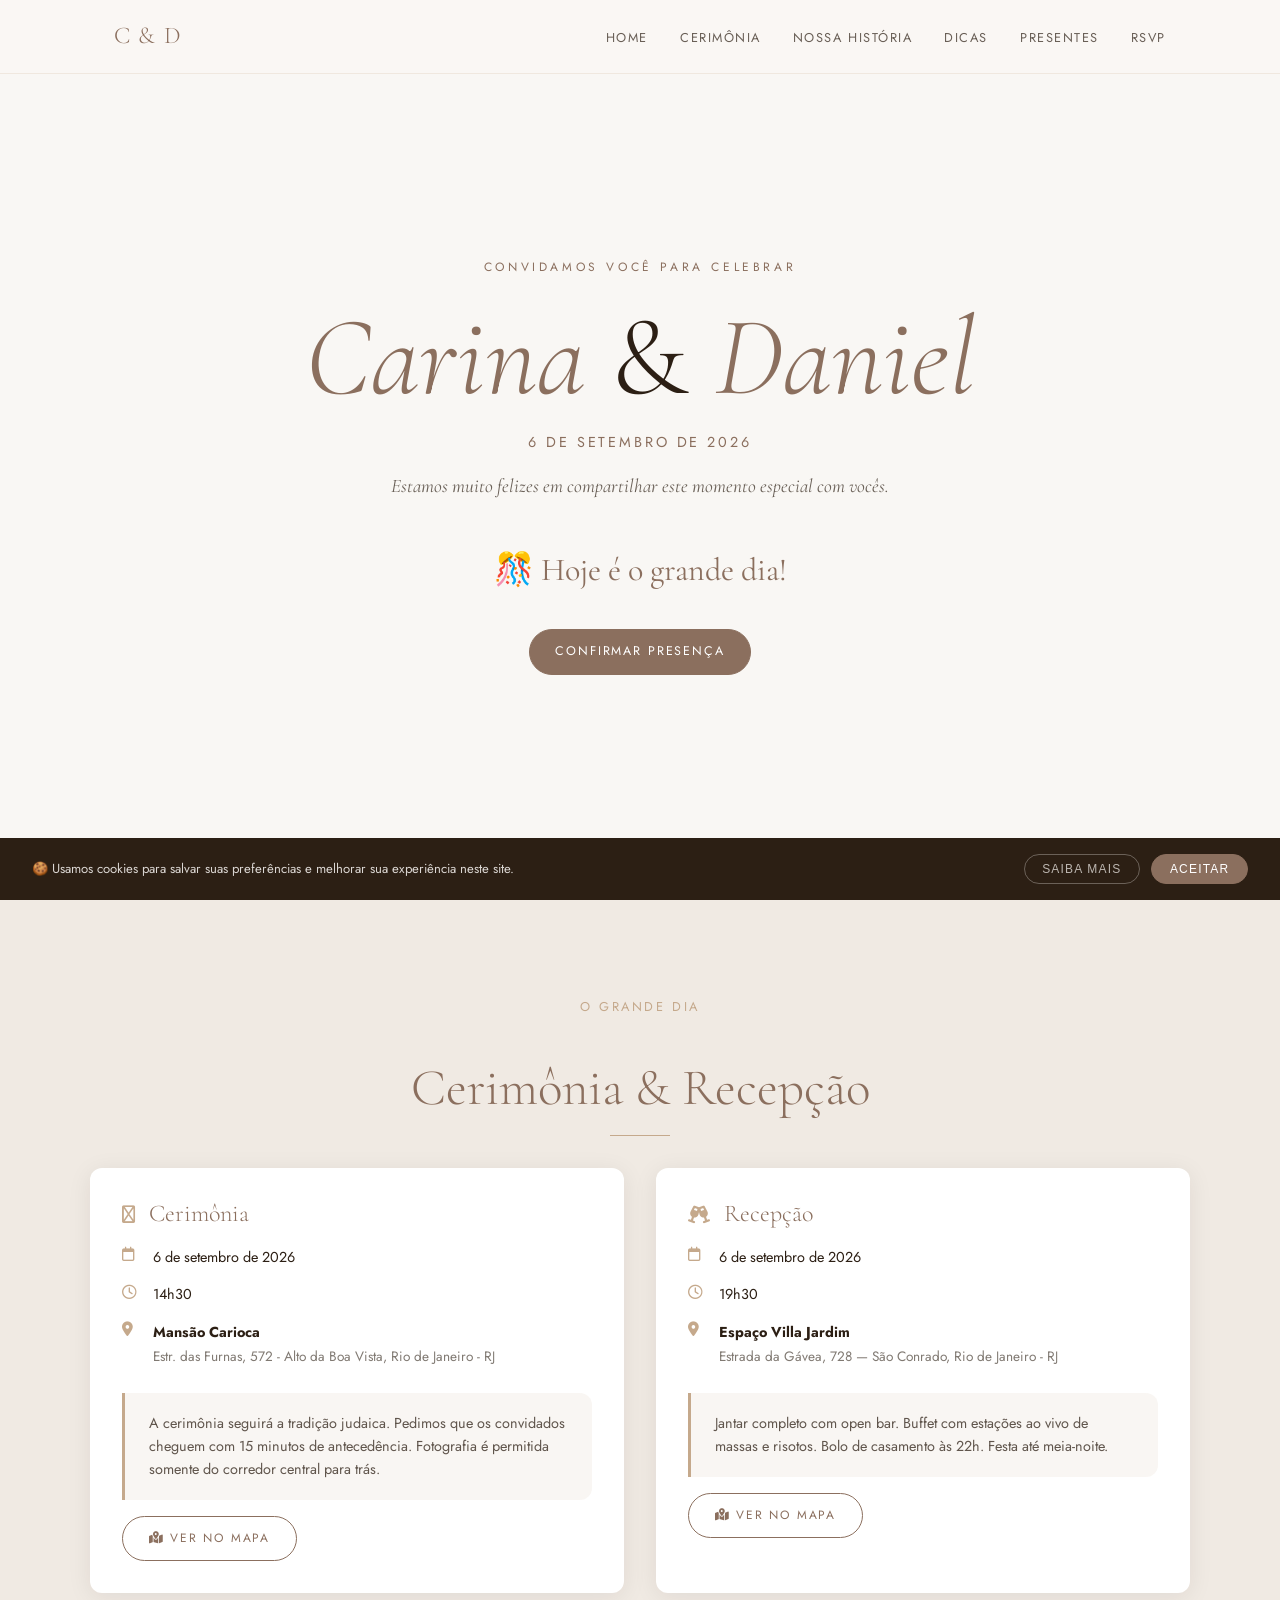
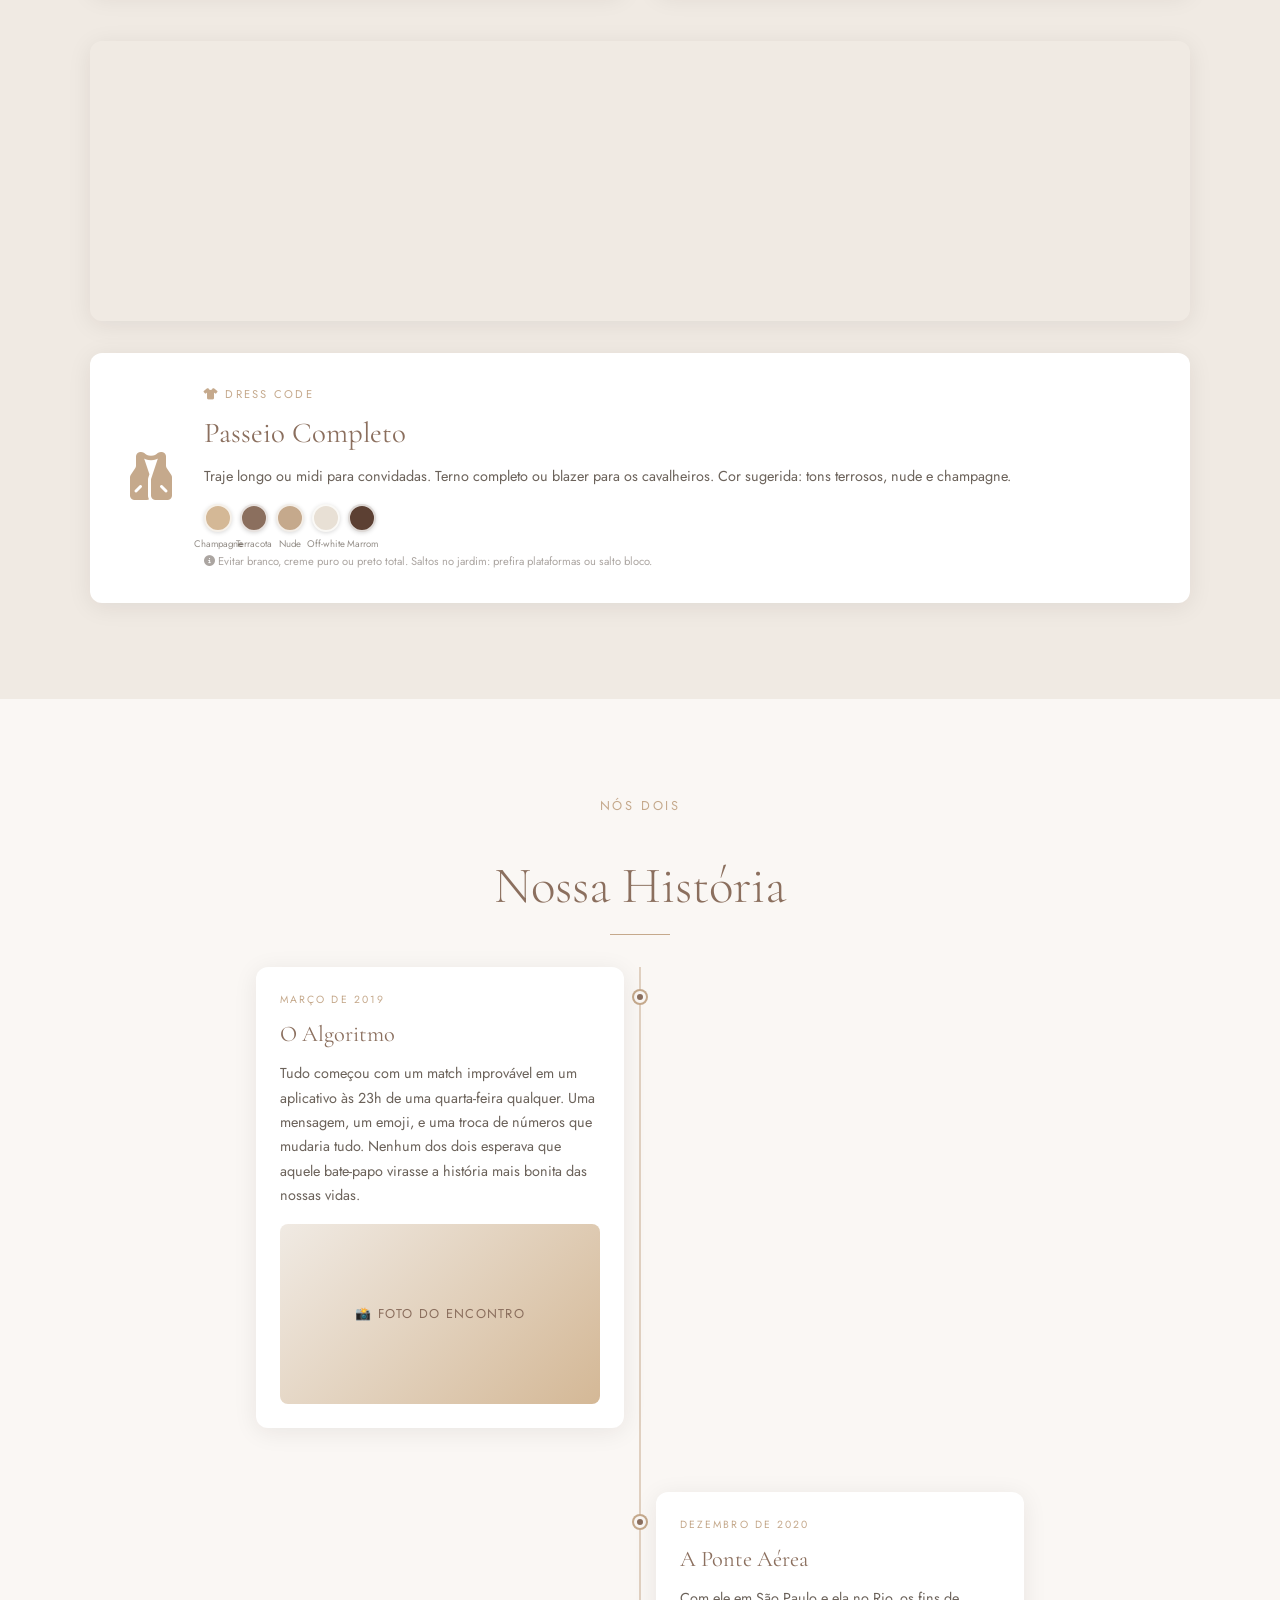
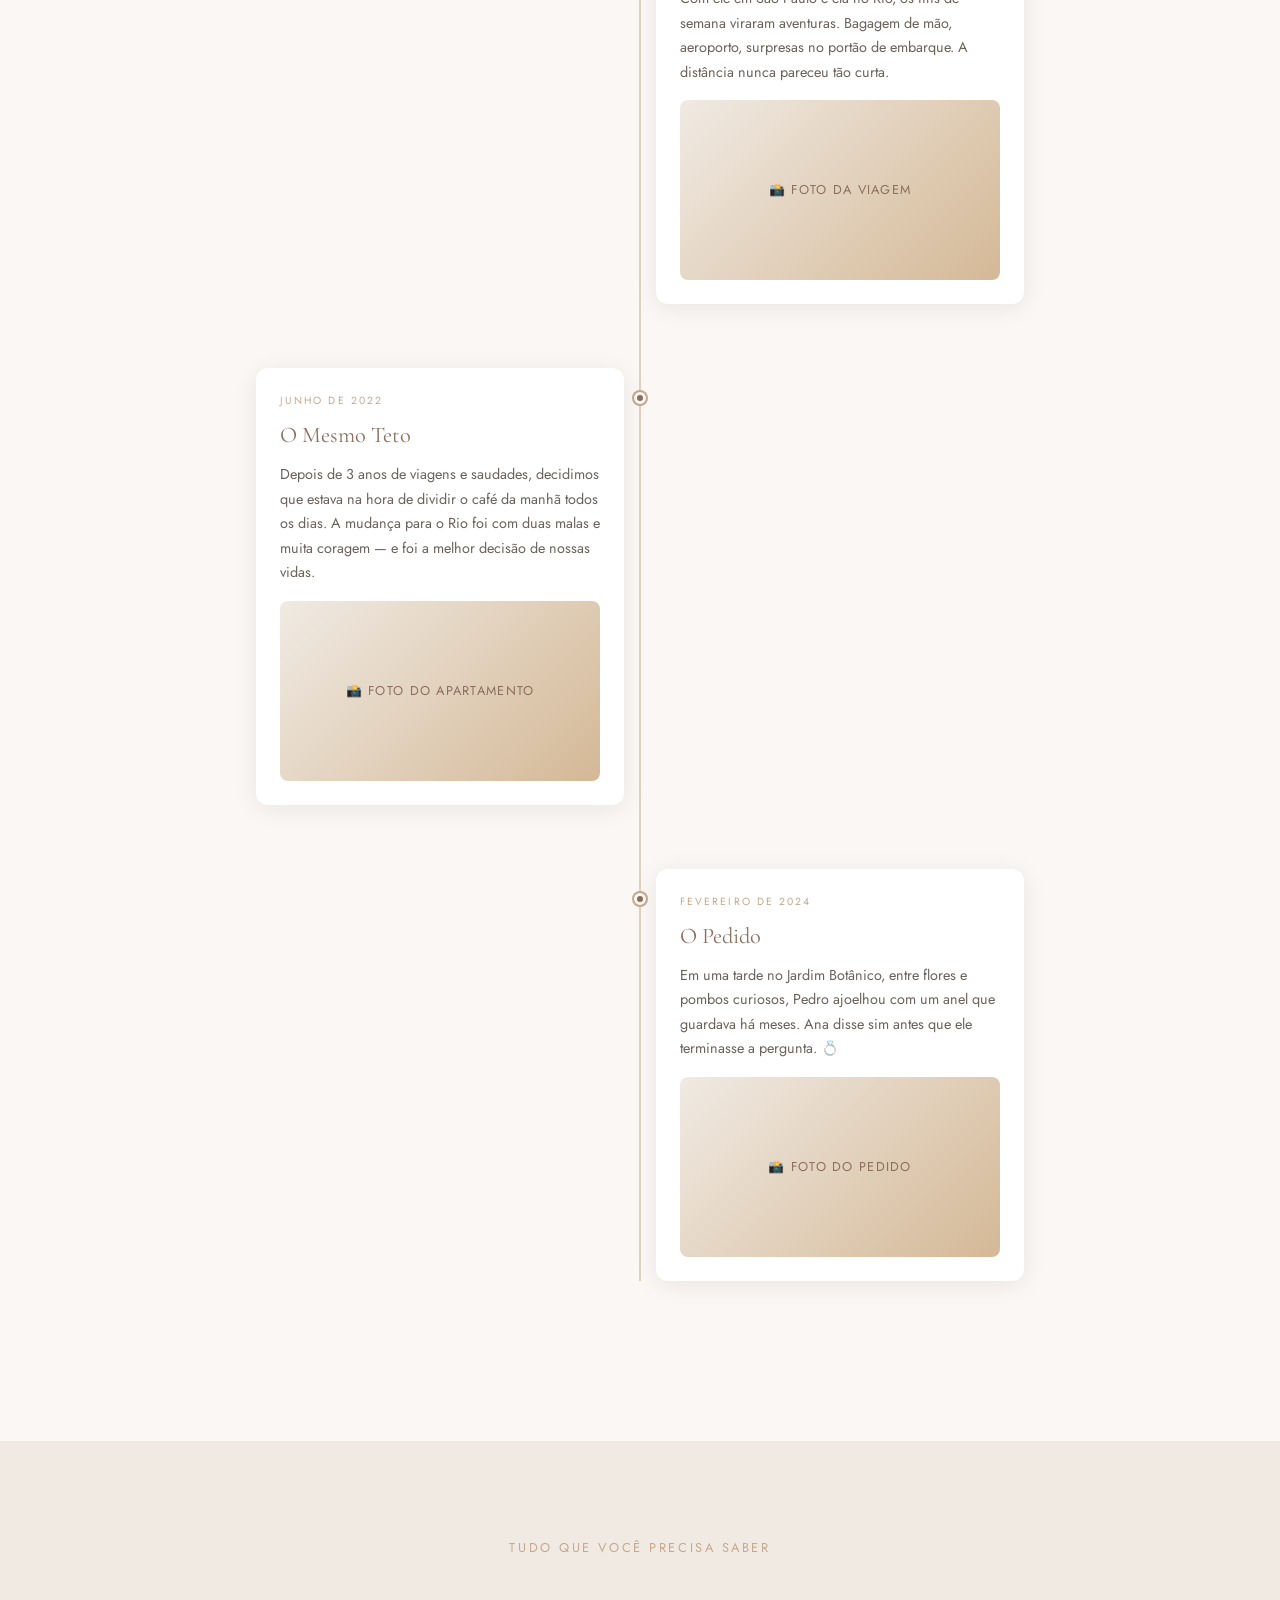
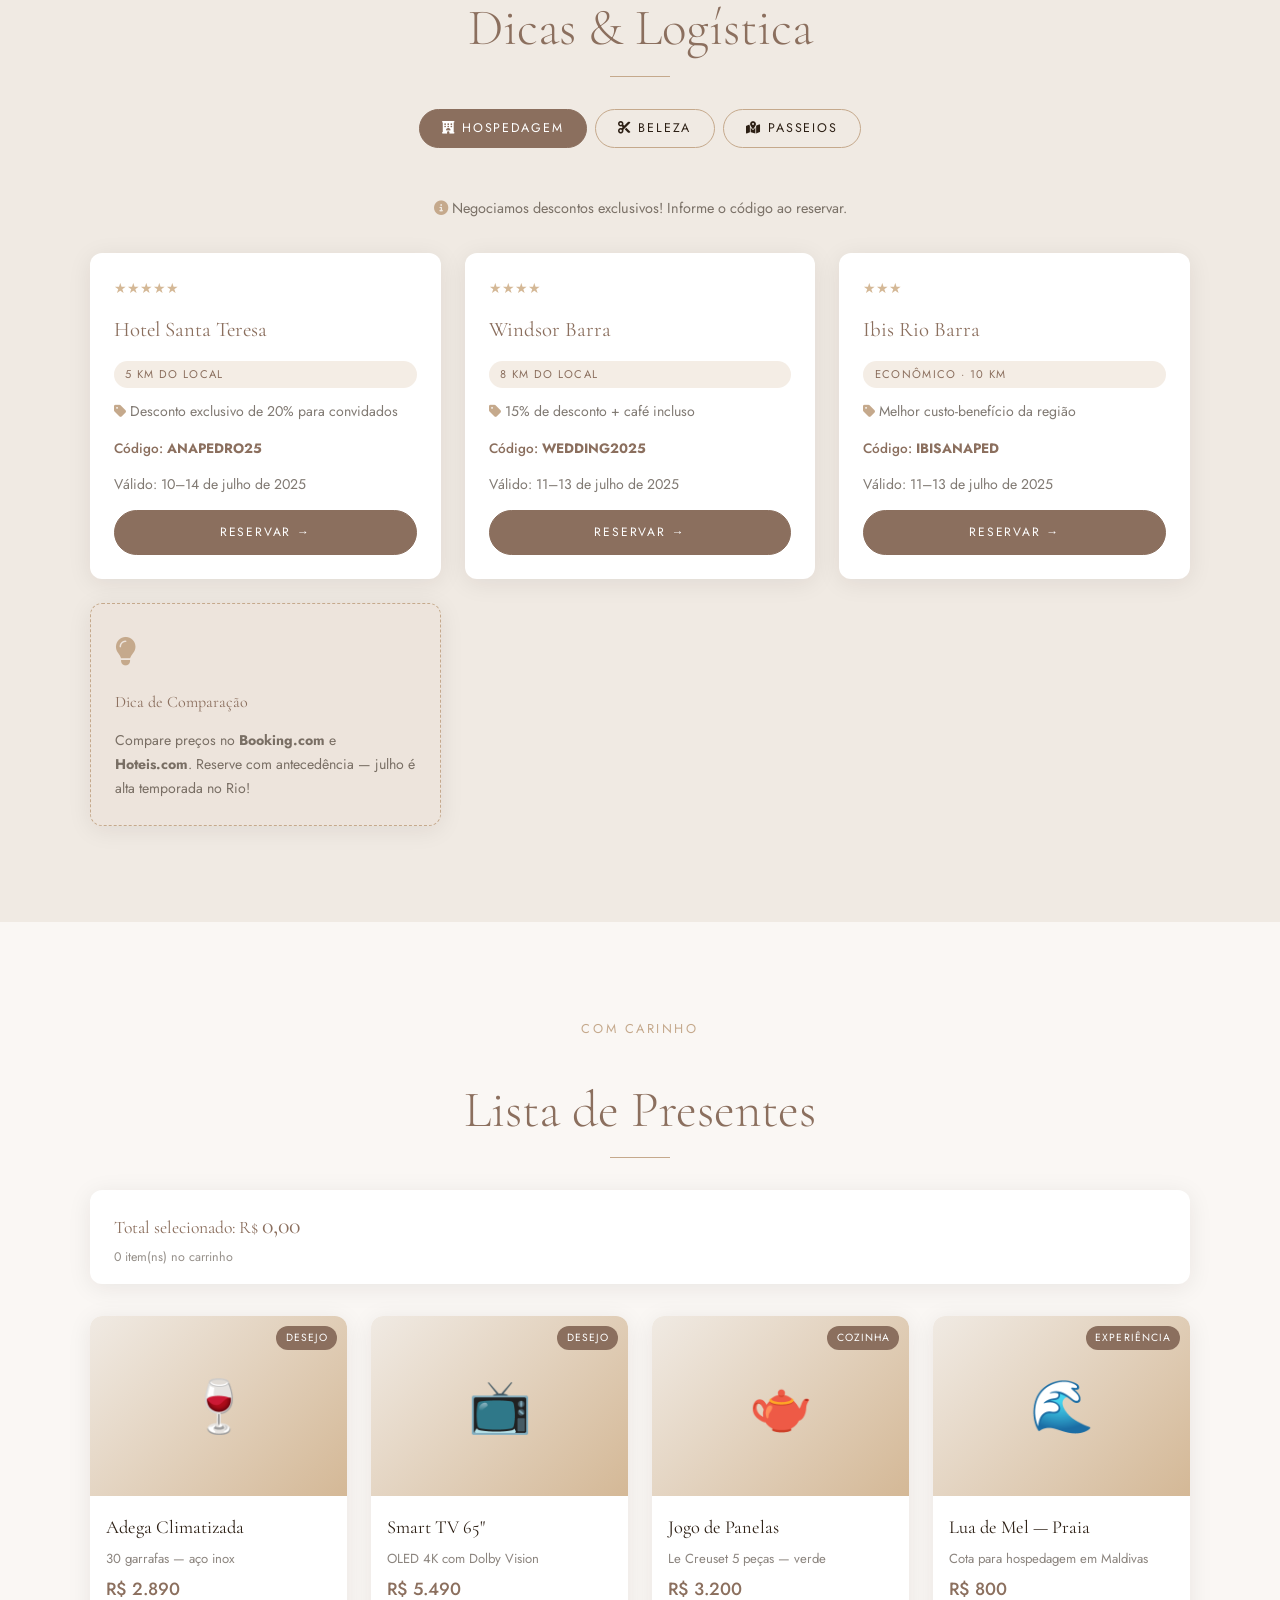
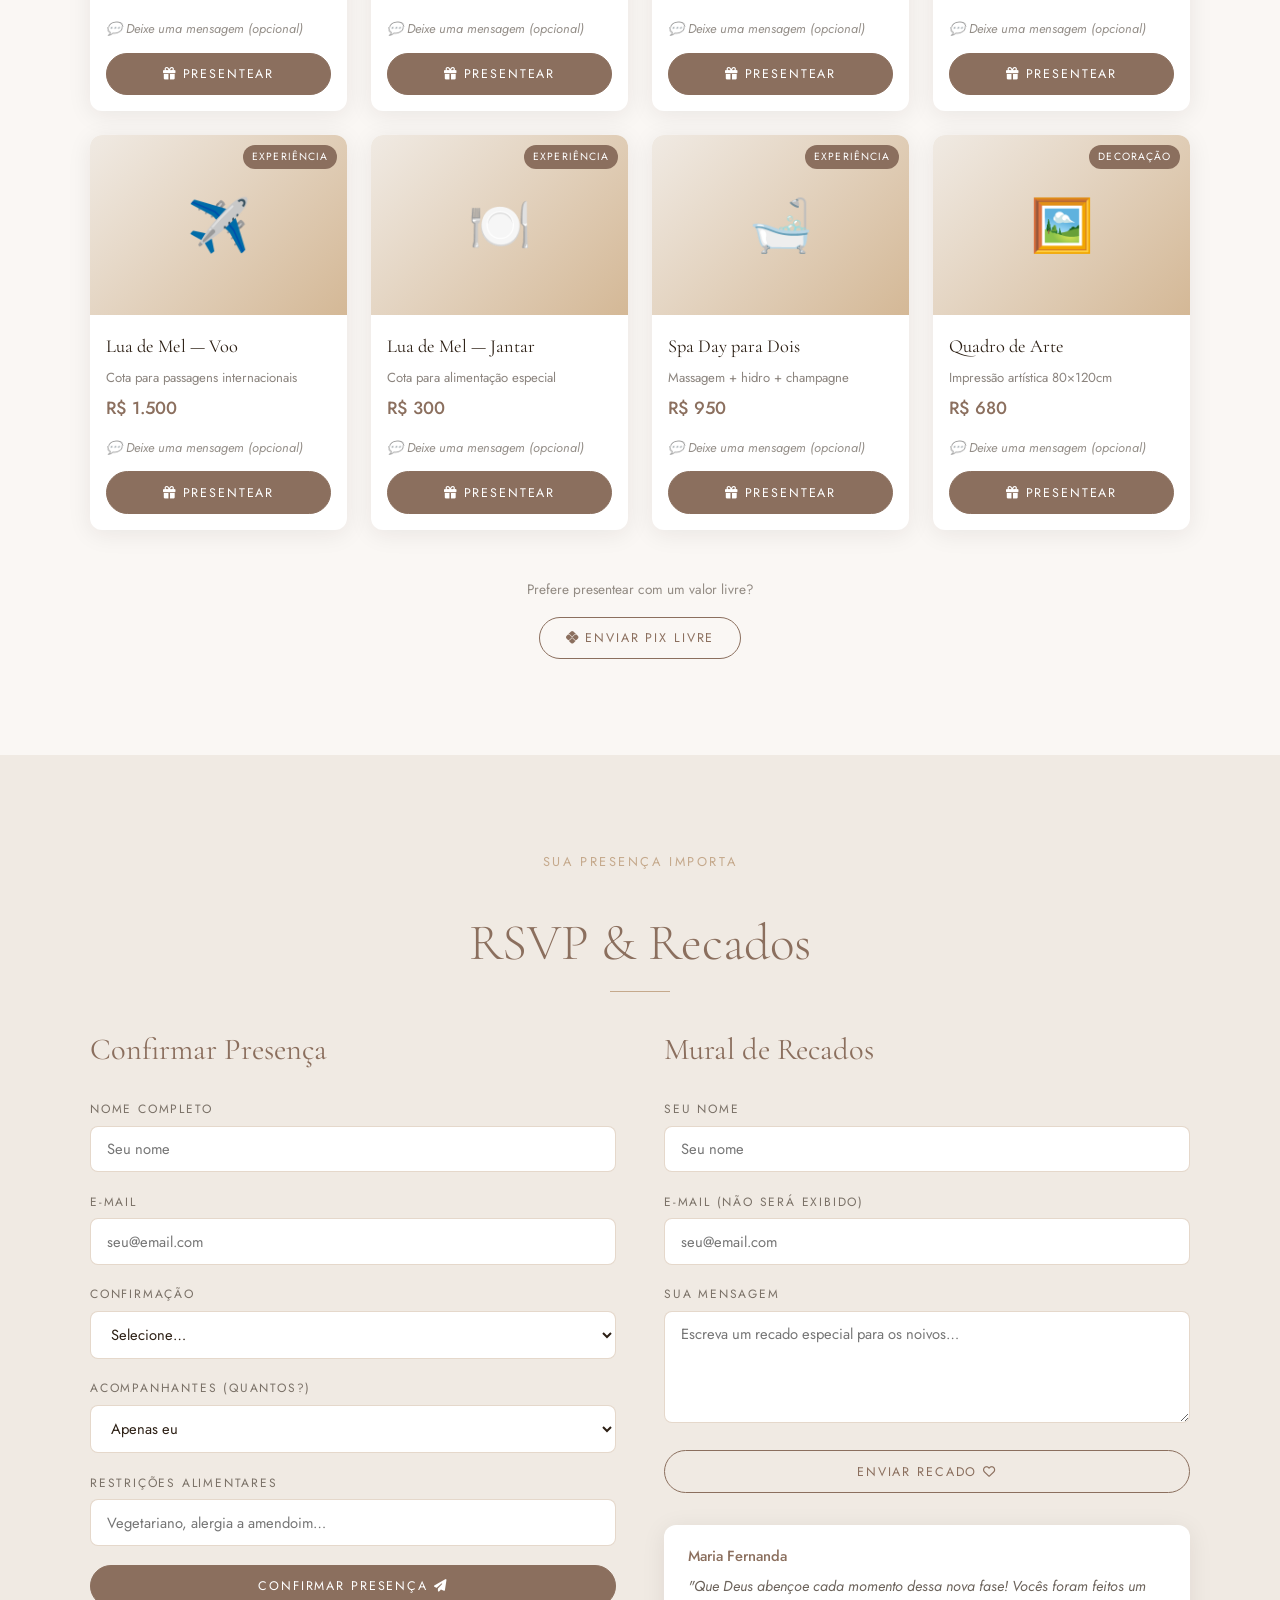
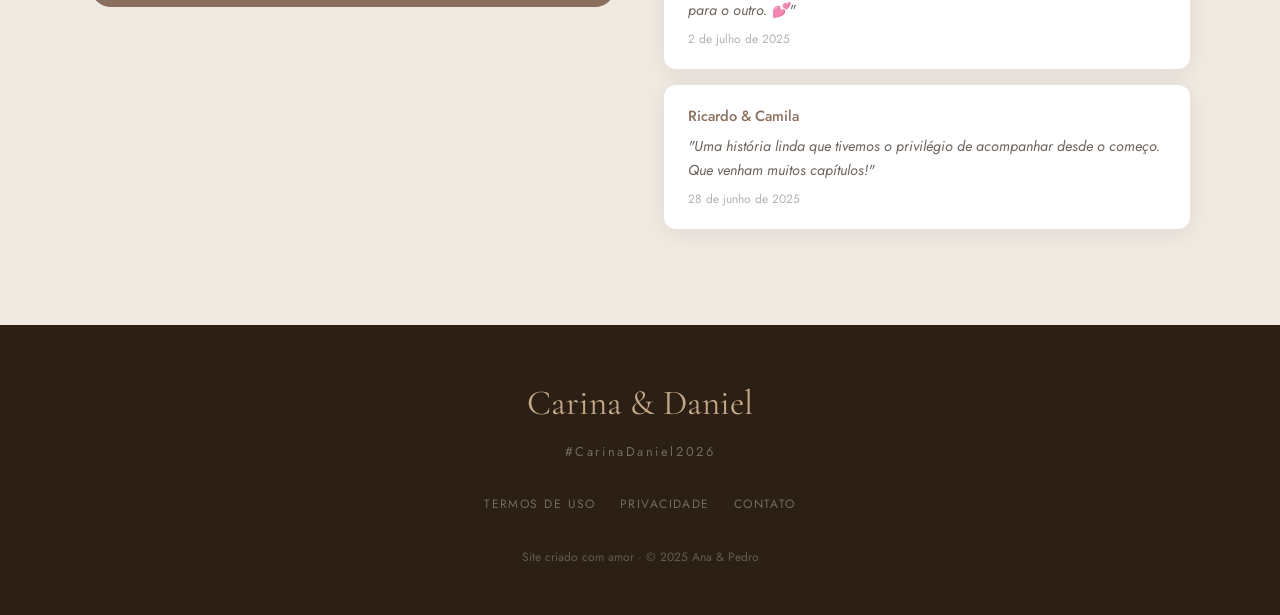
<file: index.html>
<!DOCTYPE html>
<html lang="pt-BR">
<head>
<meta charset="UTF-8">
<meta name="viewport" content="width=device-width, initial-scale=1.0">
<title>Carina & Daniel — 06.09.2026</title>

<!-- PWA Meta Tags -->
<meta name="description" content="Convite de casamento de Carina & Daniel - 06 de setembro de 2026">
<meta name="theme-color" content="#8B6F5E">
<meta name="mobile-web-app-capable" content="yes">
<meta name="apple-mobile-web-app-capable" content="yes">
<meta name="apple-mobile-web-app-status-bar-style" content="default">
<meta name="apple-mobile-web-app-title" content="Carina & Daniel">
<link rel="manifest" href="manifest.json">
<link rel="apple-touch-icon" href="icon-192.png">
<link rel="icon" type="image/png" sizes="192x192" href="icon-192.png">
<link rel="icon" type="image/png" sizes="512x512" href="icon-512.png">

<!-- ═══════════════════════════════════════════════
     VARIÁVEIS DE CONFIGURAÇÃO — edite aqui!
     ═══════════════════════════════════════════════ -->
<script>
  const CONFIG = {
    // Nomes e evento
    noivo1: "Carina",
    noivo2: "Daniel",
    dataEvento: "2026-09-06T14:30:00",
    fraseBoasvindas: "Estamos muito felizes em compartilhar este momento especial com vocês.",
    hashtag: "#CarinaDaniel2026",

    // Cores — edite para personalizar
    cores: {
      primaria:    "#8B6F5E",  // terra/nude
      secundaria:  "#C5A98C",  // champagne
      destaque:    "#D4B896",  // ouro suave
      texto:       "#2C1F14",
      fundo:       "#FAF7F4",
      claro:       "#F0EAE3",
    },

    // Tipografia
    fonteDisplay: "'Cormorant Garamond', serif",
    fonteBody:    "'Jost', sans-serif",

    // Cerimônia
    cerimonia: {
      data:     "6 de setembro de 2026",
      horario:  "14h30",
      local:    "Mansão Carioca",
      endereco: "Estr. das Furnas, 572 - Alto da Boa Vista, Rio de Janeiro - RJ",
      mapUrl:   "https://maps.google.com/maps?q=-22.9254,-43.1786&z=15&output=embed",
      info:     "A cerimônia seguirá a tradição judaica. Pedimos que os convidados cheguem com 15 minutos de antecedência. Fotografia é permitida somente do corredor central para trás.",
      dresscode:"Passeio Completo",
      dresscodeDesc: "Traje longo ou midi para convidadas. Terno completo ou blazer para os cavalheiros. Cor sugerida: tons terrosos, nude e champagne.",
    },

    // Recepção
    recepcao: {
      horario:  "19h30",
      local:    "Espaço Villa Jardim",
      endereco: "Estrada da Gávea, 728 — São Conrado, Rio de Janeiro - RJ",
      info:     "Jantar completo com open bar. Buffet com estações ao vivo de massas e risotos. Bolo de casamento às 22h. Festa até meia-noite.",
    },

    // Pix
    pixKey: "casamento@anapedro.com.br",
    pixNome: "ANA CAROLINA SILVA",
  };
</script>

<link rel="preconnect" href="https://fonts.googleapis.com">
<link href="https://fonts.googleapis.com/css2?family=Cormorant+Garamond:ital,wght@0,300;0,400;0,600;1,300;1,400&family=Jost:wght@300;400;500&display=swap" rel="stylesheet">
<link rel="stylesheet" href="https://cdnjs.cloudflare.com/ajax/libs/font-awesome/6.5.0/css/all.min.css">

<style>
/* ═══════════ RESET & BASE ═══════════ */
*, *::before, *::after { box-sizing: border-box; margin: 0; padding: 0; }
:root {
  --cor-primaria:   #8B6F5E;
  --cor-secundaria: #C5A98C;
  --cor-destaque:   #D4B896;
  --cor-texto:      #2C1F14;
  --cor-fundo:      #FAF7F4;
  --cor-claro:      #F0EAE3;
  --fonte-display:  'Cormorant Garamond', serif;
  --fonte-body:     'Jost', sans-serif;
  --sombra:         0 4px 24px rgba(44,31,20,.08);
  --radius:         12px;
  --trans:          .35s cubic-bezier(.4,0,.2,1);
}

html { scroll-behavior: smooth; }
body {
  font-family: var(--fonte-body);
  background: var(--cor-fundo);
  color: var(--cor-texto);
  font-size: 16px;
  line-height: 1.7;
  overflow-x: hidden;
}
img { max-width: 100%; height: auto; display: block; }
a { color: inherit; text-decoration: none; }

/* ═══════════ TIPOGRAFIA ═══════════ */
.display { font-family: var(--fonte-display); font-weight: 300; }
h1,h2,h3,h4 { font-family: var(--fonte-display); font-weight: 300; line-height: 1.2; }
h2.section-title {
  font-size: clamp(2rem, 5vw, 3.2rem);
  color: var(--cor-primaria);
  text-align: center;
  margin-bottom: .4rem;
}
.section-sub {
  font-family: var(--fonte-body);
  font-size: .8rem;
  letter-spacing: .2em;
  text-transform: uppercase;
  color: var(--cor-secundaria);
  text-align: center;
  display: block;
  margin-bottom: 2.5rem;
}
.divider {
  width: 60px; height: 1px;
  background: var(--cor-secundaria);
  margin: 1rem auto 2rem;
}

/* ═══════════ NAV ═══════════ */
nav {
  position: fixed; top: 0; left: 0; right: 0; z-index: 1000;
  background: rgba(250,247,244,.96);
  backdrop-filter: blur(12px);
  border-bottom: 1px solid rgba(197,169,140,.2);
  transition: var(--trans);
}
.nav-inner {
  max-width: 1100px; margin: 0 auto;
  display: flex; align-items: center; justify-content: space-between;
  padding: 1rem 1.5rem;
}
.nav-logo {
  font-family: var(--fonte-display);
  font-size: 1.5rem; font-weight: 300;
  letter-spacing: .05em;
  color: var(--cor-primaria);
}
.nav-links { display: flex; gap: 2rem; list-style: none; }
.nav-links a {
  font-size: .8rem;
  letter-spacing: .12em;
  text-transform: uppercase;
  color: var(--cor-texto);
  opacity: .7;
  transition: opacity var(--trans);
}
.nav-links a:hover { opacity: 1; }
.hamburger {
  display: none; background: none; border: none;
  cursor: pointer; padding: .5rem;
  flex-direction: column; gap: 5px;
}
.hamburger span {
  display: block; width: 22px; height: 1.5px;
  background: var(--cor-texto);
  transition: var(--trans);
}
.nav-mobile {
  display: none;
  flex-direction: column;
  background: rgba(250,247,244,.98);
  padding: 1.5rem;
  gap: 1rem;
  border-top: 1px solid rgba(197,169,140,.2);
}
.nav-mobile a {
  font-size: .85rem; letter-spacing: .1em;
  text-transform: uppercase; padding: .5rem 0;
  border-bottom: 1px solid rgba(197,169,140,.15);
  color: var(--cor-texto);
}
.nav-mobile.open { display: flex; }

/* ═══════════ HERO ═══════════ */
#home {
  min-height: 100vh;
  display: flex; flex-direction: column;
  align-items: center; justify-content: center;
  text-align: center;
  padding: 6rem 1.5rem 4rem;
  background:
    linear-gradient(to bottom, rgba(250,247,244,0) 60%, var(--cor-fundo) 100%),
    url('https://images.unsplash.com/photo-1519225421980-715cb0215aed?w=1600&q=80') center/cover no-repeat;
  position: relative;
}
#home::before {
  content: ''; position: absolute; inset: 0;
  background: rgba(250,247,244,.55);
}
.hero-content { position: relative; z-index: 1; max-width: 700px; }
.hero-pre {
  font-size: .75rem; letter-spacing: .3em; text-transform: uppercase;
  color: var(--cor-primaria); margin-bottom: 1.5rem; display: block;
}
.hero-names {
  font-family: var(--fonte-display);
  font-size: clamp(3.5rem, 10vw, 7rem);
  font-weight: 300; color: var(--cor-texto);
  line-height: 1;
  margin-bottom: 1rem;
}
.hero-names em { font-style: italic; color: var(--cor-primaria); }
.hero-date {
  font-size: .9rem; letter-spacing: .2em; text-transform: uppercase;
  color: var(--cor-primaria); margin-bottom: 1rem;
}
.hero-frase {
  font-size: 1.05rem; color: rgba(44,31,20,.7);
  max-width: 500px; margin: 0 auto 2.5rem;
  font-style: italic; font-family: var(--fonte-display); font-size: 1.2rem;
}

/* Countdown */
.countdown {
  display: flex; gap: 1.5rem; justify-content: center;
  margin-bottom: 2rem;
}
.countdown-item {
  display: flex; flex-direction: column; align-items: center;
  min-width: 72px;
}
.countdown-num {
  font-family: var(--fonte-display);
  font-size: 2.8rem; font-weight: 300;
  color: var(--cor-primaria); line-height: 1;
}
.countdown-label {
  font-size: .65rem; letter-spacing: .18em;
  text-transform: uppercase; color: rgba(44,31,20,.5);
  margin-top: .3rem;
}
.countdown-sep {
  font-family: var(--fonte-display);
  font-size: 2.2rem; color: var(--cor-secundaria);
  align-self: flex-start; padding-top: .2rem;
}

/* ═══════════ SECTIONS ═══════════ */
section { padding: 6rem 1.5rem; }
.section-inner { max-width: 1100px; margin: 0 auto; }

/* ═══════════ CERIMÔNIA & RECEPÇÃO ═══════════ */
#cerimonia { background: var(--cor-claro); }
.ceremony-grid {
  display: grid;
  grid-template-columns: 1fr 1fr;
  gap: 2rem; margin-bottom: 3rem;
}
.ceremony-card {
  background: white;
  border-radius: var(--radius);
  padding: 2rem;
  box-shadow: var(--sombra);
}
.ceremony-card h3 {
  font-size: 1.5rem;
  color: var(--cor-primaria);
  margin-bottom: 1rem;
}
.ceremony-detail {
  display: flex; align-items: flex-start; gap: .8rem;
  margin-bottom: .8rem; font-size: .9rem;
}
.ceremony-detail i {
  color: var(--cor-secundaria);
  width: 18px; margin-top: .15rem; flex-shrink: 0;
}
.info-box {
  background: rgba(197,169,140,.1);
  border-left: 3px solid var(--cor-secundaria);
  border-radius: 0 var(--radius) var(--radius) 0;
  padding: 1.2rem 1.5rem;
  margin-top: 1.5rem;
  font-size: .9rem; line-height: 1.6;
  color: rgba(44,31,20,.75);
}
.map-wrap {
  border-radius: var(--radius);
  overflow: hidden;
  height: 280px;
  margin-top: 2rem;
  box-shadow: var(--sombra);
}
.map-wrap iframe { width: 100%; height: 100%; border: none; }

/* Dress code */
.dresscode-card {
  background: white;
  border-radius: var(--radius);
  padding: 2rem 2.5rem;
  display: flex; gap: 2rem; align-items: center;
  box-shadow: var(--sombra);
  margin-top: 2rem;
}
.dresscode-icon {
  font-size: 3rem; color: var(--cor-secundaria); flex-shrink: 0;
}
.dresscode-label {
  font-size: .7rem; letter-spacing: .2em; text-transform: uppercase;
  color: var(--cor-secundaria); margin-bottom: .3rem;
}
.dresscode-title {
  font-family: var(--fonte-display);
  font-size: 1.8rem; color: var(--cor-primaria);
  margin-bottom: .4rem;
}
.dresscode-desc { font-size: .9rem; color: rgba(44,31,20,.7); }

/* Paleta de cores do dress code */
.palette { display: flex; gap: .5rem; margin-top: .8rem; }
.palette-dot {
  width: 28px; height: 28px;
  border-radius: 50%;
  border: 2px solid rgba(255,255,255,.8);
  box-shadow: 0 1px 4px rgba(0,0,0,.15);
  position: relative;
}
.palette-dot::after {
  content: attr(data-name);
  position: absolute; bottom: -22px; left: 50%;
  transform: translateX(-50%);
  font-size: .6rem; white-space: nowrap;
  color: rgba(44,31,20,.5);
}

/* ═══════════ NOSSA HISTÓRIA ═══════════ */
#historia { background: var(--cor-fundo); }
.timeline { position: relative; max-width: 800px; margin: 0 auto; }
.timeline::before {
  content: '';
  position: absolute; left: 50%; top: 0; bottom: 0;
  width: 1px; background: var(--cor-secundaria);
  transform: translateX(-50%);
}
.timeline-item {
  display: flex; gap: 2rem;
  margin-bottom: 4rem;
  position: relative;
}
.timeline-item:nth-child(odd) { flex-direction: row-reverse; }
.timeline-dot {
  position: absolute; left: 50%; top: 1.5rem;
  width: 12px; height: 12px;
  background: var(--cor-primaria);
  border-radius: 50%;
  border: 3px solid var(--cor-fundo);
  transform: translateX(-50%);
  box-shadow: 0 0 0 2px var(--cor-secundaria);
}
.timeline-content {
  width: calc(50% - 2rem);
  background: white;
  border-radius: var(--radius);
  padding: 1.5rem;
  box-shadow: var(--sombra);
}
.timeline-item:nth-child(odd) .timeline-content { margin-right: calc(50% + 1rem); }
.timeline-item:nth-child(even) .timeline-content { margin-left: calc(50% + 1rem); }
.timeline-tag {
  font-size: .65rem; letter-spacing: .2em; text-transform: uppercase;
  color: var(--cor-secundaria); margin-bottom: .4rem;
}
.timeline-chapter {
  font-family: var(--fonte-display);
  font-size: 1.4rem; color: var(--cor-primaria);
  margin-bottom: .5rem;
}
.timeline-text { font-size: .9rem; color: rgba(44,31,20,.7); line-height: 1.7; }
.timeline-photo {
  width: 100%; height: 180px;
  object-fit: cover; border-radius: 8px; margin-top: 1rem;
  background: var(--cor-claro);
}
.photo-placeholder {
  width: 100%; height: 180px;
  background: linear-gradient(135deg, var(--cor-claro), var(--cor-destaque));
  border-radius: 8px; margin-top: 1rem;
  display: flex; align-items: center; justify-content: center;
  font-size: .8rem; color: var(--cor-primaria); letter-spacing: .1em;
  text-transform: uppercase;
}

/* ═══════════ DICAS / LOGÍSTICA ═══════════ */
#dicas { background: var(--cor-claro); }
.dicas-tabs {
  display: flex; gap: .5rem; justify-content: center;
  margin-bottom: 3rem; flex-wrap: wrap;
}
.tab-btn {
  font-family: var(--fonte-body);
  font-size: .78rem; letter-spacing: .15em; text-transform: uppercase;
  padding: .6rem 1.4rem;
  border: 1px solid var(--cor-secundaria);
  border-radius: 50px; cursor: pointer;
  background: transparent; color: var(--cor-texto);
  transition: var(--trans);
}
.tab-btn.active, .tab-btn:hover {
  background: var(--cor-primaria); border-color: var(--cor-primaria);
  color: white;
}
.tab-content { display: none; }
.tab-content.active { display: block; }

/* Hospedagem */
.hotel-grid { display: grid; grid-template-columns: repeat(auto-fill, minmax(280px, 1fr)); gap: 1.5rem; }
.hotel-card {
  background: white; border-radius: var(--radius);
  padding: 1.5rem; box-shadow: var(--sombra);
  display: flex; flex-direction: column; gap: .8rem;
}
.hotel-stars { color: var(--cor-destaque); font-size: .85rem; }
.hotel-name { font-family: var(--fonte-display); font-size: 1.3rem; color: var(--cor-primaria); }
.hotel-tag {
  display: inline-block; font-size: .7rem;
  letter-spacing: .12em; text-transform: uppercase;
  background: rgba(212,184,150,.25); color: var(--cor-primaria);
  padding: .25rem .7rem; border-radius: 50px;
}
.hotel-detail { font-size: .88rem; color: rgba(44,31,20,.6); }
.hotel-discount {
  font-weight: 500; font-size: .85rem;
  color: var(--cor-primaria);
}
.btn {
  display: inline-block;
  font-family: var(--fonte-body);
  font-size: .78rem; letter-spacing: .15em; text-transform: uppercase;
  padding: .7rem 1.6rem;
  border-radius: 50px; cursor: pointer;
  transition: var(--trans); border: 1px solid;
  text-align: center;
}
.btn-primary {
  background: var(--cor-primaria); color: white;
  border-color: var(--cor-primaria);
}
.btn-primary:hover { background: var(--cor-texto); border-color: var(--cor-texto); }
.btn-outline {
  background: transparent; color: var(--cor-primaria);
  border-color: var(--cor-primaria);
}
.btn-outline:hover { background: var(--cor-primaria); color: white; }

/* Beleza */
.beauty-list { display: grid; grid-template-columns: repeat(auto-fill, minmax(240px, 1fr)); gap: 1.5rem; }
.beauty-card {
  background: white; border-radius: var(--radius);
  padding: 1.2rem 1.5rem; box-shadow: var(--sombra);
  display: flex; gap: 1rem; align-items: center;
}
.beauty-icon {
  width: 46px; height: 46px; border-radius: 50%;
  background: rgba(197,169,140,.15);
  display: flex; align-items: center; justify-content: center;
  font-size: 1.2rem; color: var(--cor-primaria); flex-shrink: 0;
}
.beauty-name { font-weight: 500; font-size: .95rem; }
.beauty-spec { font-size: .8rem; color: rgba(44,31,20,.55); }
.beauty-phone { font-size: .85rem; color: var(--cor-primaria); margin-top: .3rem; }

/* Turismo */
.turismo-grid { display: grid; grid-template-columns: repeat(auto-fill, minmax(280px, 1fr)); gap: 1.5rem; }
.turismo-card {
  background: white; border-radius: var(--radius);
  overflow: hidden; box-shadow: var(--sombra);
}
.turismo-img {
  height: 160px;
  background: linear-gradient(135deg, var(--cor-claro), var(--cor-destaque));
  display: flex; align-items: center; justify-content: center;
  font-size: 2.5rem; color: var(--cor-primaria);
}
.turismo-body { padding: 1.2rem; }
.turismo-cat {
  font-size: .65rem; letter-spacing: .2em; text-transform: uppercase;
  color: var(--cor-secundaria); margin-bottom: .3rem;
}
.turismo-name { font-family: var(--fonte-display); font-size: 1.2rem; color: var(--cor-primaria); }
.turismo-desc { font-size: .85rem; color: rgba(44,31,20,.65); margin-top: .4rem; }

/* ═══════════ LISTA DE PRESENTES ═══════════ */
#presentes { background: var(--cor-fundo); }
.gift-bar {
  background: white; border-radius: var(--radius);
  padding: 1rem 1.5rem; margin-bottom: 2rem;
  display: flex; align-items: center; justify-content: space-between;
  gap: 1rem; box-shadow: var(--sombra); flex-wrap: wrap;
}
.gift-total { font-family: var(--fonte-display); font-size: 1.1rem; color: var(--cor-primaria); }
.gift-total span { font-size: 1.5rem; }
.gift-grid { display: grid; grid-template-columns: repeat(auto-fill, minmax(220px, 1fr)); gap: 1.5rem; }
.gift-card {
  background: white; border-radius: var(--radius);
  overflow: hidden; box-shadow: var(--sombra);
  display: flex; flex-direction: column;
  transition: transform var(--trans);
}
.gift-card:hover { transform: translateY(-4px); }
.gift-img {
  height: 180px;
  background: linear-gradient(135deg, var(--cor-claro), var(--cor-destaque));
  display: flex; align-items: center; justify-content: center;
  font-size: 2.8rem; position: relative;
}
.gift-badge {
  position: absolute; top: .6rem; right: .6rem;
  background: var(--cor-primaria); color: white;
  font-size: .65rem; letter-spacing: .1em; text-transform: uppercase;
  padding: .2rem .6rem; border-radius: 50px;
}
.gift-body { padding: 1rem; flex: 1; display: flex; flex-direction: column; }
.gift-name { font-family: var(--fonte-display); font-size: 1.15rem; color: var(--cor-texto); }
.gift-desc { font-size: .82rem; color: rgba(44,31,20,.55); margin: .3rem 0; }
.gift-price {
  font-size: 1.1rem; font-weight: 500;
  color: var(--cor-primaria); margin-bottom: .8rem;
}
.gift-msg {
  font-size: .8rem; color: rgba(44,31,20,.5);
  font-style: italic; margin-bottom: .8rem;
}
.gift-msg-input {
  width: 100%; border: 1px solid rgba(197,169,140,.4);
  border-radius: 8px; padding: .5rem .7rem;
  font-family: var(--fonte-body); font-size: .85rem;
  resize: vertical; background: var(--cor-fundo);
  color: var(--cor-texto); margin-bottom: .8rem;
  display: none;
}
.gift-msg-input.open { display: block; }
.gift-btn { margin-top: auto; }

/* Modal carrinho */
.cart-modal {
  display: none; position: fixed; inset: 0; z-index: 2000;
  background: rgba(44,31,20,.5); align-items: center; justify-content: center;
  padding: 1rem;
}
.cart-modal.open { display: flex; }
.cart-box {
  background: white; border-radius: var(--radius);
  padding: 2rem; max-width: 500px; width: 100%;
  max-height: 85vh; overflow-y: auto;
  box-shadow: 0 20px 60px rgba(0,0,0,.15);
}
.cart-box h3 { font-family: var(--fonte-display); font-size: 1.6rem; color: var(--cor-primaria); margin-bottom: 1.5rem; }
.cart-item { display: flex; justify-content: space-between; align-items: center; padding: .6rem 0; border-bottom: 1px solid rgba(197,169,140,.2); font-size: .9rem; }
.cart-item-name { flex: 1; }
.cart-item-price { font-weight: 500; color: var(--cor-primaria); margin-left: 1rem; }
.cart-item-remove { background: none; border: none; cursor: pointer; color: rgba(44,31,20,.35); margin-left: .5rem; font-size: .85rem; }
.cart-total-row { display: flex; justify-content: space-between; padding: 1rem 0; font-family: var(--fonte-display); font-size: 1.3rem; color: var(--cor-primaria); }
.pix-box {
  background: var(--cor-claro); border-radius: var(--radius);
  padding: 1.2rem; text-align: center; margin-top: 1rem;
}
.pix-label { font-size: .75rem; letter-spacing: .15em; text-transform: uppercase; color: rgba(44,31,20,.5); margin-bottom: .4rem; }
.pix-key { font-weight: 500; font-size: 1rem; color: var(--cor-primaria); }
.pix-copy {
  display: inline-flex; align-items: center; gap: .4rem;
  font-size: .8rem; color: var(--cor-primaria); cursor: pointer;
  margin-top: .5rem; border: 1px solid var(--cor-secundaria);
  border-radius: 50px; padding: .35rem .9rem;
  background: white; transition: var(--trans);
}
.pix-copy:hover { background: var(--cor-primaria); color: white; border-color: var(--cor-primaria); }

/* ═══════════ RSVP & RECADOS ═══════════ */
#interacao { background: var(--cor-claro); }
.interacao-grid {
  display: grid; grid-template-columns: 1fr 1fr;
  gap: 3rem;
}
.form-group { margin-bottom: 1.2rem; }
.form-group label {
  display: block; font-size: .75rem;
  letter-spacing: .15em; text-transform: uppercase;
  color: rgba(44,31,20,.6); margin-bottom: .4rem;
}
.form-group input,
.form-group select,
.form-group textarea {
  width: 100%;
  border: 1px solid rgba(197,169,140,.45);
  border-radius: 8px; padding: .7rem 1rem;
  font-family: var(--fonte-body); font-size: .92rem;
  background: white; color: var(--cor-texto);
  transition: border-color var(--trans);
  outline: none;
}
.form-group input:focus,
.form-group select:focus,
.form-group textarea:focus {
  border-color: var(--cor-primaria);
}
.form-group textarea { resize: vertical; min-height: 90px; }
.form-title { font-family: var(--fonte-display); font-size: 1.9rem; color: var(--cor-primaria); margin-bottom: 1.5rem; }

/* Mural */
.mural-list { margin-top: 2rem; display: flex; flex-direction: column; gap: 1rem; }
.mural-item {
  background: white; border-radius: var(--radius);
  padding: 1.2rem 1.5rem; box-shadow: var(--sombra);
}
.mural-name { font-weight: 500; font-size: .92rem; color: var(--cor-primaria); margin-bottom: .3rem; }
.mural-msg { font-size: .9rem; color: rgba(44,31,20,.7); font-style: italic; }
.mural-date { font-size: .75rem; color: rgba(44,31,20,.35); margin-top: .4rem; }

/* ═══════════ RODAPÉ ═══════════ */
footer {
  background: var(--cor-texto);
  color: rgba(250,247,244,.7);
  text-align: center;
  padding: 3rem 1.5rem;
}
.footer-names {
  font-family: var(--fonte-display);
  font-size: 2.2rem; color: rgba(212,184,150,.9);
  margin-bottom: .5rem;
}
.footer-hash { font-size: .8rem; letter-spacing: .2em; opacity: .5; margin-bottom: 2rem; }
.footer-links { display: flex; gap: 1.5rem; justify-content: center; font-size: .75rem; letter-spacing: .12em; text-transform: uppercase; margin-bottom: 2rem; }
.footer-links a { opacity: .5; transition: opacity var(--trans); }
.footer-links a:hover { opacity: 1; }
.footer-tiny { font-size: .75rem; opacity: .4; }

/* Cookies banner */
.cookie-banner {
  position: fixed; bottom: 0; left: 0; right: 0; z-index: 900;
  background: var(--cor-texto);
  color: rgba(250,247,244,.85);
  display: flex; align-items: center; justify-content: space-between;
  padding: 1rem 2rem; gap: 1rem; flex-wrap: wrap;
  font-size: .82rem;
}
.cookie-banner.hidden { display: none; }
.cookie-btns { display: flex; gap: .7rem; }
.cookie-btn {
  font-size: .75rem; letter-spacing: .1em; text-transform: uppercase;
  padding: .45rem 1.1rem; border-radius: 50px; cursor: pointer;
  transition: var(--trans); border: 1px solid;
}
.cookie-ok { background: var(--cor-primaria); border-color: var(--cor-primaria); color: white; }
.cookie-ok:hover { background: var(--cor-secundaria); border-color: var(--cor-secundaria); }
.cookie-info { background: transparent; border-color: rgba(250,247,244,.3); color: rgba(250,247,244,.7); }

/* ═══════════ TOAST ═══════════ */
.toast {
  position: fixed; bottom: 2rem; right: 2rem; z-index: 3000;
  background: var(--cor-texto); color: white;
  padding: .9rem 1.5rem; border-radius: var(--radius);
  font-size: .88rem; box-shadow: var(--sombra);
  transform: translateY(80px); opacity: 0;
  transition: var(--trans);
  max-width: 280px;
}
.toast.show { transform: translateY(0); opacity: 1; }

/* ═══════════ RESPONSIVE ═══════════ */
@media (max-width: 768px) {
  .nav-links { display: none; }
  .hamburger { display: flex; }

  .ceremony-grid { grid-template-columns: 1fr; }
  .dresscode-card { flex-direction: column; text-align: center; }

  .timeline::before { left: 20px; }
  .timeline-item { flex-direction: column !important; }
  .timeline-dot { left: 20px; }
  .timeline-item:nth-child(odd) .timeline-content,
  .timeline-item:nth-child(even) .timeline-content {
    margin: 0 0 0 50px; width: auto;
  }

  .interacao-grid { grid-template-columns: 1fr; }

  .countdown { gap: .8rem; }
  .countdown-num { font-size: 2rem; }
  .countdown-sep { font-size: 1.6rem; }
}
</style>
</head>
<body>

<!-- ═══════════ NAV ═══════════ -->
<nav id="nav">
  <div class="nav-inner">
    <span class="nav-logo" id="nav-logo">A & P</span>
    <ul class="nav-links">
      <li><a href="#home">Home</a></li>
      <li><a href="#cerimonia">Cerimônia</a></li>
      <li><a href="#historia">Nossa História</a></li>
      <li><a href="#dicas">Dicas</a></li>
      <li><a href="#presentes">Presentes</a></li>
      <li><a href="#interacao">RSVP</a></li>
    </ul>
    <button class="hamburger" id="hamburger" aria-label="Menu">
      <span></span><span></span><span></span>
    </button>
  </div>
  <div class="nav-mobile" id="nav-mobile">
    <a href="#home" onclick="closeMobile()">Home</a>
    <a href="#cerimonia" onclick="closeMobile()">Cerimônia & Recepção</a>
    <a href="#historia" onclick="closeMobile()">Nossa História</a>
    <a href="#dicas" onclick="closeMobile()">Dicas</a>
    <a href="#presentes" onclick="closeMobile()">Lista de Presentes</a>
    <a href="#interacao" onclick="closeMobile()">RSVP & Recados</a>
  </div>
</nav>

<!-- ═══════════ HOME ═══════════ -->
<section id="home">
  <div class="hero-content">
    <span class="hero-pre">Convidamos você para celebrar</span>
    <div class="hero-names display">
      <em id="nome1">Ana</em> & <em id="nome2">Pedro</em>
    </div>
    <div class="hero-date" id="hero-date">12 de Julho de 2025</div>
    <p class="hero-frase" id="hero-frase">"Estamos muito felizes em compartilhar este momento especial com vocês."</p>

    <div class="countdown" id="countdown">
      <div class="countdown-item">
        <span class="countdown-num" id="cd-dias">000</span>
        <span class="countdown-label">Dias</span>
      </div>
      <span class="countdown-sep">·</span>
      <div class="countdown-item">
        <span class="countdown-num" id="cd-horas">00</span>
        <span class="countdown-label">Horas</span>
      </div>
      <span class="countdown-sep">·</span>
      <div class="countdown-item">
        <span class="countdown-num" id="cd-min">00</span>
        <span class="countdown-label">Min</span>
      </div>
      <span class="countdown-sep">·</span>
      <div class="countdown-item">
        <span class="countdown-num" id="cd-sec">00</span>
        <span class="countdown-label">Seg</span>
      </div>
    </div>

    <a href="#interacao" class="btn btn-primary">Confirmar Presença</a>
  </div>
</section>

<!-- ═══════════ CERIMÔNIA & RECEPÇÃO ═══════════ -->
<section id="cerimonia">
  <div class="section-inner">
    <span class="section-sub">O Grande Dia</span>
    <h2 class="section-title">Cerimônia &amp; Recepção</h2>
    <div class="divider"></div>

    <div class="ceremony-grid">
      <!-- Cerimônia -->
      <div class="ceremony-card">
        <h3><i class="fa-regular fa-church" style="color:var(--cor-secundaria);margin-right:.5rem;font-size:1.1rem"></i> Cerimônia</h3>
        <div class="ceremony-detail"><i class="fa-regular fa-calendar"></i><span id="cer-data">12 de julho de 2025</span></div>
        <div class="ceremony-detail"><i class="fa-regular fa-clock"></i><span id="cer-hora">16h00</span></div>
        <div class="ceremony-detail"><i class="fa-solid fa-location-dot"></i><div><strong id="cer-local">Igreja Nossa Senhora da Glória</strong><br><span id="cer-end" style="font-size:.85rem;color:rgba(44,31,20,.6)">Rua da Glória, 135 — Glória, RJ</span></div></div>
        <div class="info-box" id="cer-info">
          A cerimônia seguirá o rito católico romano. Pedimos que os convidados cheguem com 15 minutos de antecedência. Fotografia é permitida somente do corredor central para trás.
        </div>
        <a href="https://maps.google.com" target="_blank" class="btn btn-outline" style="margin-top:1rem;font-size:.75rem">
          <i class="fa-solid fa-map-location-dot"></i> Ver no mapa
        </a>
      </div>

      <!-- Recepção -->
      <div class="ceremony-card">
        <h3><i class="fa-solid fa-champagne-glasses" style="color:var(--cor-secundaria);margin-right:.5rem;font-size:1.1rem"></i> Recepção</h3>
        <div class="ceremony-detail"><i class="fa-regular fa-calendar"></i><span id="rec-data">12 de julho de 2025</span></div>
        <div class="ceremony-detail"><i class="fa-regular fa-clock"></i><span id="rec-hora">19h30</span></div>
        <div class="ceremony-detail"><i class="fa-solid fa-location-dot"></i><div><strong id="rec-local">Espaço Villa Jardim</strong><br><span id="rec-end" style="font-size:.85rem;color:rgba(44,31,20,.6)">Estrada da Gávea, 728 — São Conrado, RJ</span></div></div>
        <div class="info-box" id="rec-info">
          Jantar completo com open bar. Buffet com estações ao vivo de massas e risotos. Bolo de casamento às 22h. Festa até meia-noite.
        </div>
        <a href="https://maps.google.com" target="_blank" class="btn btn-outline" style="margin-top:1rem;font-size:.75rem">
          <i class="fa-solid fa-map-location-dot"></i> Ver no mapa
        </a>
      </div>
    </div>

    <!-- Mapa -->
    <div class="map-wrap">
      <iframe id="mapa"
        src="https://maps.google.com/maps?q=-22.9254,-43.1786&z=14&output=embed"
        allowfullscreen loading="lazy"
        referrerpolicy="no-referrer-when-downgrade">
      </iframe>
    </div>

    <!-- Dress code -->
    <div class="dresscode-card">
      <div class="dresscode-icon"><i class="fa-solid fa-vest"></i></div>
      <div>
        <div class="dresscode-label"><i class="fa-solid fa-shirt"></i> Dress Code</div>
        <div class="dresscode-title" id="dc-title">Passeio Completo</div>
        <div class="dresscode-desc" id="dc-desc">Traje longo ou midi para convidadas. Terno completo ou blazer para os cavalheiros. Cor sugerida: tons terrosos, nude e champagne.</div>
        <div class="palette" style="margin-top:1rem;">
          <div class="palette-dot" style="background:#D4B896" data-name="Champagne" title="Champagne"></div>
          <div class="palette-dot" style="background:#8B6F5E" data-name="Terracota" title="Terracota"></div>
          <div class="palette-dot" style="background:#C5A98C" data-name="Nude" title="Nude"></div>
          <div class="palette-dot" style="background:#E8E0D5" data-name="Off-white" title="Off-white"></div>
          <div class="palette-dot" style="background:#5C4033" data-name="Marrom" title="Marrom"></div>
        </div>
        <p style="font-size:.7rem;color:rgba(44,31,20,.4);margin-top:1.2rem;">
          <i class="fa-solid fa-circle-info"></i> Evitar branco, creme puro ou preto total. Saltos no jardim: prefira plataformas ou salto bloco.
        </p>
      </div>
    </div>
  </div>
</section>

<!-- ═══════════ NOSSA HISTÓRIA ═══════════ -->
<section id="historia">
  <div class="section-inner">
    <span class="section-sub">Nós dois</span>
    <h2 class="section-title">Nossa História</h2>
    <div class="divider"></div>

    <div class="timeline">

      <!-- Capítulo 1 -->
      <div class="timeline-item">
        <div class="timeline-dot"></div>
        <div class="timeline-content">
          <div class="timeline-tag">Março de 2019</div>
          <div class="timeline-chapter">O Algoritmo</div>
          <p class="timeline-text">
            Tudo começou com um match improvável em um aplicativo às 23h de uma quarta-feira qualquer. Uma mensagem, um emoji, e uma troca de números que mudaria tudo. Nenhum dos dois esperava que aquele bate-papo virasse a história mais bonita das nossas vidas.
          </p>
          <div class="photo-placeholder">📸 Foto do Encontro</div>
        </div>
      </div>

      <!-- Capítulo 2 -->
      <div class="timeline-item">
        <div class="timeline-dot"></div>
        <div class="timeline-content">
          <div class="timeline-tag">Dezembro de 2020</div>
          <div class="timeline-chapter">A Ponte Aérea</div>
          <p class="timeline-text">
            Com ele em São Paulo e ela no Rio, os fins de semana viraram aventuras. Bagagem de mão, aeroporto, surpresas no portão de embarque. A distância nunca pareceu tão curta.
          </p>
          <div class="photo-placeholder">📸 Foto da Viagem</div>
        </div>
      </div>

      <!-- Capítulo 3 -->
      <div class="timeline-item">
        <div class="timeline-dot"></div>
        <div class="timeline-content">
          <div class="timeline-tag">Junho de 2022</div>
          <div class="timeline-chapter">O Mesmo Teto</div>
          <p class="timeline-text">
            Depois de 3 anos de viagens e saudades, decidimos que estava na hora de dividir o café da manhã todos os dias. A mudança para o Rio foi com duas malas e muita coragem — e foi a melhor decisão de nossas vidas.
          </p>
          <div class="photo-placeholder">📸 Foto do Apartamento</div>
        </div>
      </div>

      <!-- Capítulo 4 -->
      <div class="timeline-item">
        <div class="timeline-dot"></div>
        <div class="timeline-content">
          <div class="timeline-tag">Fevereiro de 2024</div>
          <div class="timeline-chapter">O Pedido</div>
          <p class="timeline-text">
            Em uma tarde no Jardim Botânico, entre flores e pombos curiosos, Pedro ajoelhou com um anel que guardava há meses. Ana disse sim antes que ele terminasse a pergunta. 💍
          </p>
          <div class="photo-placeholder">📸 Foto do Pedido</div>
        </div>
      </div>

    </div>
  </div>
</section>

<!-- ═══════════ DICAS ═══════════ -->
<section id="dicas">
  <div class="section-inner">
    <span class="section-sub">Tudo que você precisa saber</span>
    <h2 class="section-title">Dicas &amp; Logística</h2>
    <div class="divider"></div>

    <div class="dicas-tabs">
      <button class="tab-btn active" onclick="showTab('hospedagem', this)"><i class="fa-solid fa-hotel"></i> Hospedagem</button>
      <button class="tab-btn" onclick="showTab('beleza', this)"><i class="fa-solid fa-scissors"></i> Beleza</button>
      <button class="tab-btn" onclick="showTab('turismo', this)"><i class="fa-solid fa-map-location-dot"></i> Passeios</button>
    </div>

    <!-- Hospedagem -->
    <div class="tab-content active" id="tab-hospedagem">
      <p style="text-align:center;color:rgba(44,31,20,.6);font-size:.9rem;margin-bottom:2rem">
        <i class="fa-solid fa-circle-info" style="color:var(--cor-secundaria)"></i>
        Negociamos descontos exclusivos! Informe o código ao reservar.
      </p>
      <div class="hotel-grid">

        <div class="hotel-card">
          <div><div class="hotel-stars">★★★★★</div></div>
          <div class="hotel-name">Hotel Santa Teresa</div>
          <span class="hotel-tag">5 km do local</span>
          <div class="hotel-detail"><i class="fa-solid fa-tag" style="color:var(--cor-secundaria)"></i> Desconto exclusivo de 20% para convidados</div>
          <div class="hotel-discount">Código: <strong>ANAPEDRO25</strong></div>
          <div class="hotel-detail">Válido: 10–14 de julho de 2025</div>
          <a href="#" class="btn btn-primary" style="font-size:.75rem">Reservar →</a>
        </div>

        <div class="hotel-card">
          <div><div class="hotel-stars">★★★★</div></div>
          <div class="hotel-name">Windsor Barra</div>
          <span class="hotel-tag">8 km do local</span>
          <div class="hotel-detail"><i class="fa-solid fa-tag" style="color:var(--cor-secundaria)"></i> 15% de desconto + café incluso</div>
          <div class="hotel-discount">Código: <strong>WEDDING2025</strong></div>
          <div class="hotel-detail">Válido: 11–13 de julho de 2025</div>
          <a href="#" class="btn btn-primary" style="font-size:.75rem">Reservar →</a>
        </div>

        <div class="hotel-card">
          <div><div class="hotel-stars">★★★</div></div>
          <div class="hotel-name">Ibis Rio Barra</div>
          <span class="hotel-tag">Econômico · 10 km</span>
          <div class="hotel-detail"><i class="fa-solid fa-tag" style="color:var(--cor-secundaria)"></i> Melhor custo-benefício da região</div>
          <div class="hotel-discount">Código: <strong>IBISANAPED</strong></div>
          <div class="hotel-detail">Válido: 11–13 de julho de 2025</div>
          <a href="#" class="btn btn-primary" style="font-size:.75rem">Reservar →</a>
        </div>

        <div class="hotel-card" style="background:rgba(197,169,140,.08);border:1px dashed var(--cor-secundaria)">
          <div style="font-size:1.8rem;color:var(--cor-secundaria)"><i class="fa-solid fa-lightbulb"></i></div>
          <div class="hotel-name" style="font-size:1rem">Dica de Comparação</div>
          <div class="hotel-detail">Compare preços no <strong>Booking.com</strong> e <strong>Hoteis.com</strong>. Reserve com antecedência — julho é alta temporada no Rio!</div>
        </div>

      </div>
    </div>

    <!-- Beleza -->
    <div class="tab-content" id="tab-beleza">
      <p style="text-align:center;color:rgba(44,31,20,.6);font-size:.9rem;margin-bottom:2rem">
        <i class="fa-solid fa-circle-info" style="color:var(--cor-secundaria)"></i>
        Profissionais indicados por nós. Reserve com antecedência!
      </p>
      <div class="beauty-list">

        <div class="beauty-card">
          <div class="beauty-icon"><i class="fa-solid fa-scissors"></i></div>
          <div>
            <div class="beauty-name">Juliana Ramos</div>
            <div class="beauty-spec">Cabelos · Penteados para festas</div>
            <div class="beauty-phone"><i class="fa-brands fa-whatsapp"></i> (21) 99999-0001</div>
          </div>
        </div>

        <div class="beauty-card">
          <div class="beauty-icon"><i class="fa-solid fa-brush"></i></div>
          <div>
            <div class="beauty-name">Carol Makeup</div>
            <div class="beauty-spec">Maquiagem · Airbrush e clássica</div>
            <div class="beauty-phone"><i class="fa-brands fa-whatsapp"></i> (21) 99999-0002</div>
          </div>
        </div>

        <div class="beauty-card">
          <div class="beauty-icon"><i class="fa-solid fa-spa"></i></div>
          <div>
            <div class="beauty-name">Salão Bella Vista</div>
            <div class="beauty-spec">Completo · Unhas, cabelo e make</div>
            <div class="beauty-phone"><i class="fa-brands fa-whatsapp"></i> (21) 99999-0003</div>
          </div>
        </div>

        <div class="beauty-card">
          <div class="beauty-icon"><i class="fa-solid fa-hand-sparkles"></i></div>
          <div>
            <div class="beauty-name">Nails by Paty</div>
            <div class="beauty-spec">Unhas · Gel, acrílico e nail art</div>
            <div class="beauty-phone"><i class="fa-brands fa-whatsapp"></i> (21) 99999-0004</div>
          </div>
        </div>

      </div>
    </div>

    <!-- Turismo -->
    <div class="tab-content" id="tab-turismo">
      <p style="text-align:center;color:rgba(44,31,20,.6);font-size:.9rem;margin-bottom:2rem">
        Aproveite a estadia no Rio! Curadoria especial dos nossos lugares favoritos.
      </p>

      <div style="font-size:.75rem;letter-spacing:.2em;text-transform:uppercase;color:var(--cor-secundaria);margin-bottom:1rem">
        <i class="fa-solid fa-leaf"></i> Parques & Natureza
      </div>
      <div class="turismo-grid" style="margin-bottom:2.5rem">
        <div class="turismo-card">
          <div class="turismo-img"><i class="fa-solid fa-tree"></i></div>
          <div class="turismo-body">
            <div class="turismo-cat">Parques</div>
            <div class="turismo-name">Jardim Botânico</div>
            <div class="turismo-desc">Lar de orquídeas raras e vitórias-régias gigantes. Entrada gratuita às quartas. Indispensável!</div>
          </div>
        </div>
        <div class="turismo-card">
          <div class="turismo-img"><i class="fa-solid fa-mountain-sun"></i></div>
          <div class="turismo-body">
            <div class="turismo-cat">Natureza</div>
            <div class="turismo-name">Trilha do Corcovado</div>
            <div class="turismo-desc">Vista privilegiada da cidade maravilhosa. Reserve o trem com antecedência.</div>
          </div>
        </div>
      </div>

      <div style="font-size:.75rem;letter-spacing:.2em;text-transform:uppercase;color:var(--cor-secundaria);margin-bottom:1rem">
        <i class="fa-solid fa-landmark"></i> Cultura & Arte
      </div>
      <div class="turismo-grid" style="margin-bottom:2.5rem">
        <div class="turismo-card">
          <div class="turismo-img"><i class="fa-solid fa-palette"></i></div>
          <div class="turismo-body">
            <div class="turismo-cat">Cultura</div>
            <div class="turismo-name">CCBB Rio</div>
            <div class="turismo-desc">Centro Cultural Banco do Brasil com exposições sempre incríveis e entrada gratuita.</div>
          </div>
        </div>
        <div class="turismo-card">
          <div class="turismo-img"><i class="fa-solid fa-masks-theater"></i></div>
          <div class="turismo-body">
            <div class="turismo-cat">Arte</div>
            <div class="turismo-name">Museu do Amanhã</div>
            <div class="turismo-desc">Arquitetura deslumbrante na Praça Mauá. Exposições interativas sobre o futuro.</div>
          </div>
        </div>
      </div>

      <div style="font-size:.75rem;letter-spacing:.2em;text-transform:uppercase;color:var(--cor-secundaria);margin-bottom:1rem">
        <i class="fa-solid fa-utensils"></i> Gastronomia
      </div>
      <div class="turismo-grid">
        <div class="turismo-card">
          <div class="turismo-img"><i class="fa-solid fa-fish"></i></div>
          <div class="turismo-body">
            <div class="turismo-cat">Gastronomia</div>
            <div class="turismo-name">Zuka — Leblon</div>
            <div class="turismo-desc">Melhor salmão do Rio. Ambiente charmoso e contemporâneo. Reserve com antecedência.</div>
          </div>
        </div>
        <div class="turismo-card">
          <div class="turismo-img"><i class="fa-solid fa-burger"></i></div>
          <div class="turismo-body">
            <div class="turismo-cat">Gastronomia</div>
            <div class="turismo-name">Bar do Mineiro</div>
            <div class="turismo-desc">Feijoada clássica em Santa Teresa. Autêntico, popular e imperdível.</div>
          </div>
        </div>
      </div>

    </div>

  </div>
</section>

<!-- ═══════════ PRESENTES ═══════════ -->
<section id="presentes">
  <div class="section-inner">
    <span class="section-sub">Com carinho</span>
    <h2 class="section-title">Lista de Presentes</h2>
    <div class="divider"></div>

    <div class="gift-bar">
      <div>
        <div class="gift-total">Total selecionado: R$ <span id="cart-total">0,00</span></div>
        <div style="font-size:.78rem;color:rgba(44,31,20,.5)"><span id="cart-count">0</span> item(ns) no carrinho</div>
      </div>
      <button class="btn btn-primary" onclick="openCart()" id="cart-btn" style="display:none">
        <i class="fa-solid fa-basket-shopping"></i> Ver carrinho
      </button>
    </div>

    <div class="gift-grid" id="gift-grid">
      <!-- Preenchido pelo JS -->
    </div>

    <!-- Pix direto -->
    <div style="text-align:center;margin-top:3rem">
      <p style="font-size:.85rem;color:rgba(44,31,20,.5);margin-bottom:1rem">Prefere presentear com um valor livre?</p>
      <button class="btn btn-outline" onclick="copyPix()">
        <i class="fa-brands fa-pix"></i> Enviar Pix Livre
      </button>
    </div>
  </div>
</section>

<!-- Modal Carrinho -->
<div class="cart-modal" id="cart-modal">
  <div class="cart-box">
    <h3>🛒 Carrinho de Presentes</h3>
    <div id="cart-items"></div>
    <div class="cart-total-row">
      <span>Total</span>
      <span>R$ <span id="modal-total">0,00</span></span>
    </div>
    <div class="pix-box">
      <div class="pix-label"><i class="fa-brands fa-pix"></i> Chave Pix para pagamento</div>
      <div class="pix-key" id="pix-key-display">casamento@anapedro.com.br</div>
      <button class="pix-copy" onclick="copyPix()">
        <i class="fa-regular fa-copy"></i> Copiar chave
      </button>
    </div>
    <div style="display:flex;gap:.8rem;margin-top:1.5rem;flex-wrap:wrap">
      <button class="btn btn-outline" onclick="closeCart()" style="flex:1">Continuar comprando</button>
      <button class="btn btn-primary" onclick="finalizarPresente()" style="flex:1">Finalizar <i class="fa-solid fa-check"></i></button>
    </div>
  </div>
</div>

<!-- ═══════════ RSVP & RECADOS ═══════════ -->
<section id="interacao">
  <div class="section-inner">
    <span class="section-sub">Sua presença importa</span>
    <h2 class="section-title">RSVP &amp; Recados</h2>
    <div class="divider"></div>

    <div class="interacao-grid">

      <!-- RSVP -->
      <div>
        <div class="form-title">Confirmar Presença</div>

        <div class="form-group">
          <label>Nome completo</label>
          <input type="text" id="rsvp-nome" placeholder="Seu nome">
        </div>
        <div class="form-group">
          <label>E-mail</label>
          <input type="email" id="rsvp-email" placeholder="seu@email.com">
        </div>
        <div class="form-group">
          <label>Confirmação</label>
          <select id="rsvp-conf">
            <option value="">Selecione…</option>
            <option value="sim">✅ Sim, estarei presente!</option>
            <option value="talvez">🤞 Talvez, aguardem confirmação</option>
            <option value="nao">❌ Não poderei comparecer</option>
          </select>
        </div>
        <div class="form-group">
          <label>Acompanhantes (quantos?)</label>
          <select id="rsvp-acomp">
            <option value="0">Apenas eu</option>
            <option value="1">+ 1 acompanhante</option>
            <option value="2">+ 2 acompanhantes</option>
            <option value="3">+ 3 acompanhantes</option>
          </select>
        </div>
        <div class="form-group">
          <label>Restrições alimentares</label>
          <input type="text" id="rsvp-rest" placeholder="Vegetariano, alergia a amendoim…">
        </div>
        <button class="btn btn-primary" onclick="submitRsvp()" style="width:100%">
          Confirmar Presença <i class="fa-solid fa-paper-plane"></i>
        </button>
      </div>

      <!-- Recados -->
      <div>
        <div class="form-title">Mural de Recados</div>

        <div class="form-group">
          <label>Seu nome</label>
          <input type="text" id="msg-nome" placeholder="Seu nome">
        </div>
        <div class="form-group">
          <label>E-mail (não será exibido)</label>
          <input type="email" id="msg-email" placeholder="seu@email.com">
        </div>
        <div class="form-group">
          <label>Sua mensagem</label>
          <textarea id="msg-texto" rows="4" placeholder="Escreva um recado especial para os noivos…"></textarea>
        </div>
        <button class="btn btn-outline" onclick="submitMsg()" style="width:100%">
          Enviar Recado <i class="fa-regular fa-heart"></i>
        </button>

        <!-- Mural público -->
        <div class="mural-list" id="mural-list">
          <div class="mural-item">
            <div class="mural-name">Maria Fernanda</div>
            <div class="mural-msg">"Que Deus abençoe cada momento dessa nova fase! Vocês foram feitos um para o outro. 💕"</div>
            <div class="mural-date">2 de julho de 2025</div>
          </div>
          <div class="mural-item">
            <div class="mural-name">Ricardo &amp; Camila</div>
            <div class="mural-msg">"Uma história linda que tivemos o privilégio de acompanhar desde o começo. Que venham muitos capítulos!"</div>
            <div class="mural-date">28 de junho de 2025</div>
          </div>
        </div>
      </div>

    </div>
  </div>
</section>

<!-- ═══════════ RODAPÉ ═══════════ -->
<footer>
  <div class="footer-names" id="footer-names">Ana &amp; Pedro</div>
  <div class="footer-hash" id="footer-hash">#AnaPedro2025</div>
  <div class="footer-links">
    <a href="#" onclick="showTermos()">Termos de Uso</a>
    <a href="#" onclick="showPriv()">Privacidade</a>
    <a href="#">Contato</a>
  </div>
  <div class="footer-tiny">Site criado com amor · © 2025 Ana &amp; Pedro</div>
</footer>

<!-- Cookies Banner -->
<div class="cookie-banner" id="cookie-banner">
  <span>🍪 Usamos cookies para salvar suas preferências e melhorar sua experiência neste site.</span>
  <div class="cookie-btns">
    <button class="cookie-btn cookie-info" onclick="showPriv()">Saiba mais</button>
    <button class="cookie-btn cookie-ok" onclick="acceptCookies()">Aceitar</button>
  </div>
</div>

<!-- Toast -->
<div class="toast" id="toast"></div>

<!-- ═══════════ JAVASCRIPT ═══════════ -->
<script>

// ── Registrar Service Worker (PWA) ──
if ('serviceWorker' in navigator) {
  window.addEventListener('load', () => {
    navigator.serviceWorker.register('/sw.js')
      .then(reg => console.log('[PWA] Service Worker registrado:', reg.scope))
      .catch(err => console.log('[PWA] Erro ao registrar SW:', err));
  });
}

// ── Aplica CONFIG ──
document.addEventListener('DOMContentLoaded', () => {
  // Nomes
  document.getElementById('nome1').textContent = CONFIG.noivo1;
  document.getElementById('nome2').textContent = CONFIG.noivo2;
  document.getElementById('nav-logo').textContent = `${CONFIG.noivo1[0]} & ${CONFIG.noivo2[0]}`;
  document.getElementById('footer-names').innerHTML = `${CONFIG.noivo1} &amp; ${CONFIG.noivo2}`;
  document.getElementById('footer-hash').textContent = CONFIG.hashtag;
  document.title = `${CONFIG.noivo1} & ${CONFIG.noivo2} — Casamento`;

  // Data formatada
  const d = new Date(CONFIG.dataEvento);
  const opts = { day: 'numeric', month: 'long', year: 'numeric' };
  const dateStr = d.toLocaleDateString('pt-BR', opts);
  document.getElementById('hero-date').textContent = dateStr;

  // Frase
  document.getElementById('hero-frase').textContent = CONFIG.fraseBoasvindas;

  // Cerimônia / Recepção
  document.getElementById('cer-data').textContent = CONFIG.cerimonia.data;
  document.getElementById('cer-hora').textContent = CONFIG.cerimonia.horario;
  document.getElementById('cer-local').textContent = CONFIG.cerimonia.local;
  document.getElementById('cer-end').textContent = CONFIG.cerimonia.endereco;
  document.getElementById('cer-info').textContent = CONFIG.cerimonia.info;
  document.getElementById('rec-data').textContent = CONFIG.cerimonia.data;
  document.getElementById('rec-hora').textContent = CONFIG.recepcao.horario;
  document.getElementById('rec-local').textContent = CONFIG.recepcao.local;
  document.getElementById('rec-end').textContent = CONFIG.recepcao.endereco;
  document.getElementById('rec-info').textContent = CONFIG.recepcao.info;
  document.getElementById('dc-title').textContent = CONFIG.cerimonia.dresscode;
  document.getElementById('dc-desc').textContent = CONFIG.cerimonia.dresscodeDesc;

  // Mapa
  document.getElementById('mapa').src = CONFIG.cerimonia.mapUrl;

  // Pix
  document.getElementById('pix-key-display').textContent = CONFIG.pixKey;

  // Cores CSS
  const r = document.documentElement.style;
  r.setProperty('--cor-primaria',   CONFIG.cores.primaria);
  r.setProperty('--cor-secundaria', CONFIG.cores.secundaria);
  r.setProperty('--cor-destaque',   CONFIG.cores.destaque);
  r.setProperty('--cor-texto',      CONFIG.cores.texto);
  r.setProperty('--cor-fundo',      CONFIG.cores.fundo);
  r.setProperty('--cor-claro',      CONFIG.cores.claro);

  // Fontes
  document.documentElement.style.setProperty('--fonte-display', CONFIG.fonteDisplay);
  document.documentElement.style.setProperty('--fonte-body', CONFIG.fonteBody);

  renderGifts();
  startCountdown();
  checkCookies();
});

// ── Countdown ──
function startCountdown() {
  function tick() {
    const now = new Date().getTime();
    const target = new Date(CONFIG.dataEvento).getTime();
    const diff = target - now;
    if (diff <= 0) {
      document.getElementById('countdown').innerHTML =
        '<div style="font-family:var(--fonte-display);font-size:2rem;color:var(--cor-primaria)">🎊 Hoje é o grande dia!</div>';
      return;
    }
    const dias  = Math.floor(diff / 86400000);
    const horas = Math.floor((diff % 86400000) / 3600000);
    const min   = Math.floor((diff % 3600000)  / 60000);
    const sec   = Math.floor((diff % 60000)    / 1000);
    document.getElementById('cd-dias').textContent  = String(dias).padStart(3,'0');
    document.getElementById('cd-horas').textContent = String(horas).padStart(2,'0');
    document.getElementById('cd-min').textContent   = String(min).padStart(2,'0');
    document.getElementById('cd-sec').textContent   = String(sec).padStart(2,'0');
  }
  tick();
  setInterval(tick, 1000);
}

// ── Nav hamburger ──
document.getElementById('hamburger').addEventListener('click', () => {
  document.getElementById('nav-mobile').classList.toggle('open');
});
function closeMobile() {
  document.getElementById('nav-mobile').classList.remove('open');
}

// ── Tabs Dicas ──
function showTab(id, btn) {
  document.querySelectorAll('.tab-content').forEach(t => t.classList.remove('active'));
  document.querySelectorAll('.tab-btn').forEach(b => b.classList.remove('active'));
  document.getElementById('tab-'+id).classList.add('active');
  btn.classList.add('active');
}

// ── Carrinho ──
const cart = [];
const GIFTS = [
  { id:1, emoji:'🍷', nome:'Adega Climatizada', desc:'30 garrafas — aço inox', valor:2890, tag:'Desejo' },
  { id:2, emoji:'📺', nome:'Smart TV 65"', desc:'OLED 4K com Dolby Vision', valor:5490, tag:'Desejo' },
  { id:3, emoji:'🫖', nome:'Jogo de Panelas', desc:'Le Creuset 5 peças — verde', valor:3200, tag:'Cozinha' },
  { id:4, emoji:'🌊', nome:'Lua de Mel — Praia', desc:'Cota para hospedagem em Maldivas', valor:800, tag:'Experiência' },
  { id:5, emoji:'✈️', nome:'Lua de Mel — Voo', desc:'Cota para passagens internacionais', valor:1500, tag:'Experiência' },
  { id:6, emoji:'🍽️', nome:'Lua de Mel — Jantar', desc:'Cota para alimentação especial', valor:300, tag:'Experiência' },
  { id:7, emoji:'🛁', nome:'Spa Day para Dois', desc:'Massagem + hidro + champagne', valor:950, tag:'Experiência' },
  { id:8, emoji:'🖼️', nome:'Quadro de Arte', desc:'Impressão artística 80×120cm', valor:680, tag:'Decoração' },
];

function renderGifts() {
  const grid = document.getElementById('gift-grid');
  grid.innerHTML = GIFTS.map(g => `
    <div class="gift-card" id="gcard-${g.id}">
      <div class="gift-img">
        <span style="font-size:3.2rem">${g.emoji}</span>
        <span class="gift-badge">${g.tag}</span>
      </div>
      <div class="gift-body">
        <div class="gift-name">${g.nome}</div>
        <div class="gift-desc">${g.desc}</div>
        <div class="gift-price">R$ ${g.valor.toLocaleString('pt-BR')}</div>
        <div class="gift-msg">💬 Deixe uma mensagem (opcional)</div>
        <textarea class="gift-msg-input" id="gmsg-${g.id}" placeholder="Ex: Com muito carinho de..." rows="2"></textarea>
        <button class="btn btn-primary gift-btn" id="gbtn-${g.id}" onclick="addToCart(${g.id})">
          <i class="fa-solid fa-gift"></i> Presentear
        </button>
      </div>
    </div>
  `).join('');
}

function addToCart(id) {
  const g = GIFTS.find(x => x.id === id);
  const msgEl = document.getElementById('gmsg-'+id);
  const inCart = cart.find(c => c.id === id);
  const btn = document.getElementById('gbtn-'+id);

  if (!inCart) {
    // Mostra campo de mensagem primeiro se não estava aberto
    if (!msgEl.classList.contains('open')) {
      msgEl.classList.add('open');
      btn.innerHTML = '<i class="fa-solid fa-check"></i> Adicionar ao carrinho';
      return;
    }
    cart.push({ ...g, msg: msgEl.value });
    btn.innerHTML = '<i class="fa-solid fa-check"></i> Adicionado!';
    btn.style.background = '#5a8a5e';
    btn.style.borderColor = '#5a8a5e';
    btn.disabled = true;
    showToast(`"${g.nome}" adicionado ao carrinho!`);
  }
  updateCartUI();
}

function updateCartUI() {
  const total = cart.reduce((s, c) => s + c.valor, 0);
  document.getElementById('cart-total').textContent = total.toLocaleString('pt-BR', {minimumFractionDigits:2});
  document.getElementById('cart-count').textContent = cart.length;
  document.getElementById('cart-btn').style.display = cart.length ? 'inline-block' : 'none';

  // modal items
  const itemsEl = document.getElementById('cart-items');
  if (cart.length === 0) {
    itemsEl.innerHTML = '<p style="color:rgba(44,31,20,.4);font-style:italic;text-align:center;padding:1rem 0">Carrinho vazio</p>';
  } else {
    itemsEl.innerHTML = cart.map(c => `
      <div class="cart-item">
        <span class="cart-item-name">${c.emoji} ${c.nome}${c.msg ? ` <span style="font-size:.75rem;color:rgba(44,31,20,.4)">· "${c.msg}"</span>` : ''}</span>
        <span class="cart-item-price">R$ ${c.valor.toLocaleString('pt-BR')}</span>
        <button class="cart-item-remove" onclick="removeFromCart(${c.id})"><i class="fa-solid fa-xmark"></i></button>
      </div>
    `).join('');
  }
  document.getElementById('modal-total').textContent = total.toLocaleString('pt-BR', {minimumFractionDigits:2});
}

function removeFromCart(id) {
  const idx = cart.findIndex(c => c.id === id);
  if (idx > -1) cart.splice(idx, 1);
  const btn = document.getElementById('gbtn-'+id);
  const msg = document.getElementById('gmsg-'+id);
  if (btn) { btn.innerHTML = '<i class="fa-solid fa-gift"></i> Presentear'; btn.style.background=''; btn.style.borderColor=''; btn.disabled=false; }
  if (msg) msg.classList.remove('open');
  updateCartUI();
}

function openCart() { document.getElementById('cart-modal').classList.add('open'); updateCartUI(); }
function closeCart() { document.getElementById('cart-modal').classList.remove('open'); }

function finalizarPresente() {
  copyPix();
  showToast('Chave Pix copiada! Realize a transferência e depois nos informe. 💛');
  setTimeout(() => closeCart(), 2000);
}

function copyPix() {
  navigator.clipboard.writeText(CONFIG.pixKey).then(() => showToast('Chave Pix copiada! 📋'));
}

// ── RSVP ──
function submitRsvp() {
  const nome  = document.getElementById('rsvp-nome').value.trim();
  const conf  = document.getElementById('rsvp-conf').value;
  if (!nome || !conf) { showToast('Por favor, preencha seu nome e confirmação.'); return; }
  showToast(`Obrigado, ${nome}! Confirmação registrada com sucesso. 🎉`);
  ['rsvp-nome','rsvp-email','rsvp-rest'].forEach(id => document.getElementById(id).value = '');
  document.getElementById('rsvp-conf').value = '';
  document.getElementById('rsvp-acomp').value = '0';
}

// ── Recados ──
function submitMsg() {
  const nome = document.getElementById('msg-nome').value.trim();
  const msg  = document.getElementById('msg-texto').value.trim();
  if (!nome || !msg) { showToast('Preencha seu nome e a mensagem.'); return; }
  const now = new Date().toLocaleDateString('pt-BR', {day:'numeric',month:'long',year:'numeric'});
  const li = document.createElement('div');
  li.className = 'mural-item';
  li.innerHTML = `
    <div class="mural-name">${escHtml(nome)}</div>
    <div class="mural-msg">"${escHtml(msg)}"</div>
    <div class="mural-date">${now}</div>
  `;
  document.getElementById('mural-list').prepend(li);
  document.getElementById('msg-nome').value = '';
  document.getElementById('msg-email').value = '';
  document.getElementById('msg-texto').value = '';
  showToast('Recado enviado! Obrigado pela mensagem. 💌');
}

function escHtml(s) {
  return s.replace(/&/g,'&amp;').replace(/</g,'&lt;').replace(/>/g,'&gt;').replace(/"/g,'&quot;');
}

// ── Toast ──
function showToast(msg) {
  const t = document.getElementById('toast');
  t.textContent = msg;
  t.classList.add('show');
  setTimeout(() => t.classList.remove('show'), 3500);
}

// ── Cookies ──
function checkCookies() {
  if (!localStorage.getItem('cookies-ok')) {
    document.getElementById('cookie-banner').classList.remove('hidden');
  }
}
function acceptCookies() {
  localStorage.setItem('cookies-ok','1');
  document.getElementById('cookie-banner').classList.add('hidden');
}

function showTermos() {
  showToast('Termos: As informações inseridas neste site são usadas apenas para organização do casamento. Não compartilhamos seus dados.');
}
function showPriv() {
  showToast('Privacidade: Usamos cookies essenciais para salvar preferências. Nenhum dado é vendido ou compartilhado com terceiros.');
}

// Fechar modal ao clicar fora
document.getElementById('cart-modal').addEventListener('click', function(e) {
  if (e.target === this) closeCart();
});

// Scroll reveal simples
const observer = new IntersectionObserver((entries) => {
  entries.forEach(e => {
    if (e.isIntersecting) {
      e.target.style.opacity = '1';
      e.target.style.transform = 'translateY(0)';
    }
  });
}, { threshold: 0.1 });

document.querySelectorAll('.ceremony-card, .timeline-content, .hotel-card, .gift-card, .turismo-card').forEach(el => {
  el.style.opacity = '0';
  el.style.transform = 'translateY(24px)';
  el.style.transition = 'opacity .6s ease, transform .6s ease';
  observer.observe(el);
});

</script>
</body>
</html>
</file>
